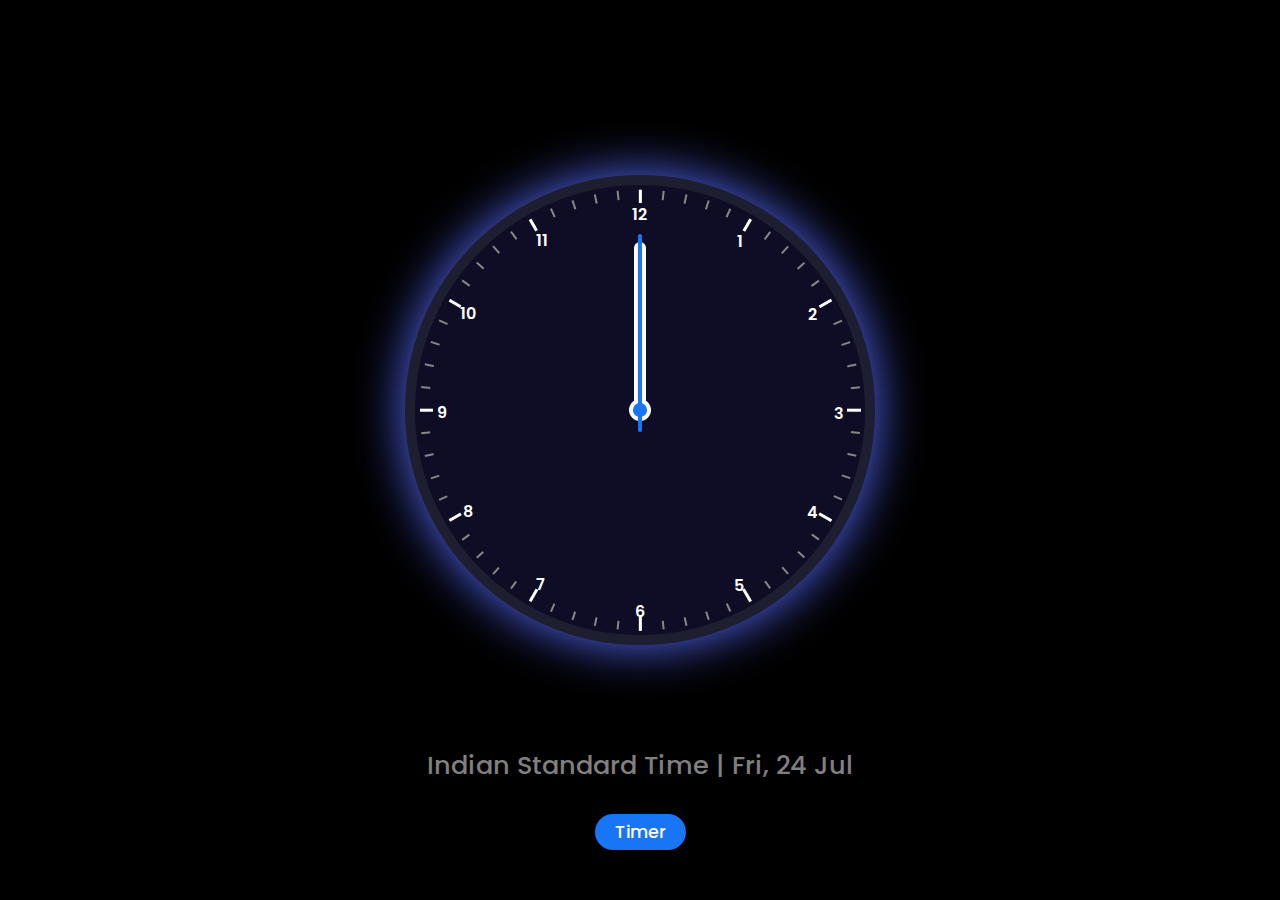
<file: Projects/Clock/index.html>
<!DOCTYPE html>
<html lang="en">
<head>
    <meta charset="UTF-8">
    <meta name="viewport" content="width=device-width, initial-scale=1.0">
    <title>MyClock</title>
    <link rel="preconnect" href="https://fonts.googleapis.com">
    <link rel="preconnect" href="https://fonts.gstatic.com" crossorigin>
    <link href="https://fonts.googleapis.com/css2?family=Oswald:wght@200..700&family=Poppins:ital,wght@0,100;0,200;0,300;0,400;0,500;0,600;0,700;0,800;0,900;1,100;1,200;1,300;1,400;1,500;1,600;1,700;1,800;1,900&family=Roboto+Condensed:ital,wght@0,100..900;1,100..900&family=Roboto:ital,wght@0,100;0,300;0,400;0,500;0,700;0,900;1,100;1,300;1,400;1,500;1,700;1,900&family=Urbanist:ital,wght@0,100..900;1,100..900&display=swap" rel="stylesheet">
    <link rel="preconnect" href="https://fonts.googleapis.com">
    <link rel="preconnect" href="https://fonts.gstatic.com" crossorigin>
    <link href="https://fonts.googleapis.com/css2?family=Roboto:ital,wght@0,100;0,300;0,400;0,500;0,700;0,900;1,100;1,300;1,400;1,500;1,700;1,900&display=swap" rel="stylesheet">
    <link rel="stylesheet" href="style.css">
    <script defer src="script.js"></script>    
    
</head>
<body>
    <div id="main">
        <div id="container">
            <div id="clock" class="hide">
                <div class="time-sig">

                    <div style="--time-sig:1" class="sig-min-struc"></div>
                    <div style="--time-sig:2" class="sig-min-struc"></div>
                    <div style="--time-sig:3" class="sig-min-struc"></div>
                    <div style="--time-sig:4" class="sig-min-struc"></div>
                    <div style="--time-sig:5" class="sig-min-struc"></div>
                    <div style="--time-sig:6" class="sig-min-struc"></div>
                    <div style="--time-sig:7" class="sig-min-struc"></div>
                    <div style="--time-sig:8" class="sig-min-struc"></div>
                    <div style="--time-sig:9" class="sig-min-struc"></div>
                    <div style="--time-sig:10" class="sig-min-struc"></div>
                    <div style="--time-sig:11" class="sig-min-struc"></div>
                    <div style="--time-sig:12" class="sig-min-struc"></div>
                    <div style="--time-sig:13" class="sig-min-struc"></div>
                    <div style="--time-sig:14" class="sig-min-struc"></div>
                    <div style="--time-sig:15" class="sig-min-struc"></div>
                    <div style="--time-sig:16" class="sig-min-struc"></div>
                    <div style="--time-sig:17" class="sig-min-struc"></div>
                    <div style="--time-sig:18" class="sig-min-struc"></div>
                    <div style="--time-sig:19" class="sig-min-struc"></div>
                    <div style="--time-sig:20" class="sig-min-struc"></div>
                    <div style="--time-sig:21" class="sig-min-struc"></div>
                    <div style="--time-sig:22" class="sig-min-struc"></div>
                    <div style="--time-sig:23" class="sig-min-struc"></div>
                    <div style="--time-sig:24" class="sig-min-struc"></div>
                    <div style="--time-sig:25" class="sig-min-struc"></div>
                    <div style="--time-sig:26" class="sig-min-struc"></div>
                    <div style="--time-sig:27" class="sig-min-struc"></div>
                    <div style="--time-sig:28" class="sig-min-struc"></div>
                    <div style="--time-sig:29" class="sig-min-struc"></div>
                    <div style="--time-sig:30" class="sig-min-struc"></div>
                    <div class="time-min-sig-overlay"></div>

                    <div style="--hr:1" id="time-sig-div1" class="sig-struc"></div>
                    <div style="--hr:2" id="time-sig-div2" class="sig-struc"></div>
                    <div style="--hr:3" id="time-sig-div3" class="sig-struc"></div>
                    <div style="--hr:4" id="time-sig-div4" class="sig-struc"></div>
                    <div style="--hr:5" id="time-sig-div5" class="sig-struc"></div>
                    <div style="--hr:6" id="time-sig-div6" class="sig-struc"></div>
                    <div class="time-sig-overlay"></div>

                    <div class="clock-nums">

                        <span style="--i:1"><p >1</p></span>
                        <span style="--i:2"><p >2</p></span>
                        <span style="--i:3"><p >3</p></span>
                        <span style="--i:4"><p >4</p></span>
                        <span style="--i:5"><p >5</p></span>
                        <span style="--i:6"><p >6</p></span>
                        <span style="--i:7"><p >7</p></span>
                        <span style="--i:8"><p >8</p></span>
                        <span style="--i:9"><p >9</p></span>
                        <span style="--i:10"><p >10</p></span>
                        <span style="--i:11"><p >11</p></span>
                        <span style="--i:12"><p >12</p></span>
                    </div>
                    <!-- <p>.</p> -->
                    <div class="clock-hands">

                        <div class="center-point"></div>
                        <div class="hour-hand hands">
                            <div class="hour"></div>
                        </div>
                        <div class="min-hand hands">
                            <div class="min"></div>
                        </div>
                        <div class="sec-hand hands">
                            <div class="sec"></div>
                        </div>
                        
                        <div class="center-point-up"></div>                
                    </div>
                </div>  
            </div>
        
            <div id="digclock" class="hidden">

                <div class="digclock-inner">
                    <span id="timehr" class="set-font time"></span>
                    <span id="timemn" class="set-font time"></span>
                    <span id="timesc" class="set-font time"></span>
                    <span id="mer" class="set-font time"></span>
                </div>
            </div>
            <div id="ist">
                <span id="indian" class="set-font">Indian Standard Time |</span>
            </div>
            <!-- <div class="test"></div> -->

            <div id="stop-watch" class="stopwatch-div">

                <div class="time-sig">

                    <div style="--time-sig:1" class="sig-min-struc"></div>
                    <div style="--time-sig:2" class="sig-min-struc"></div>
                    <div style="--time-sig:3" class="sig-min-struc"></div>
                    <div style="--time-sig:4" class="sig-min-struc"></div>
                    <div style="--time-sig:5" class="sig-min-struc"></div>
                    <div style="--time-sig:6" class="sig-min-struc"></div>
                    <div style="--time-sig:7" class="sig-min-struc"></div>
                    <div style="--time-sig:8" class="sig-min-struc"></div>
                    <div style="--time-sig:9" class="sig-min-struc"></div>
                    <div style="--time-sig:10" class="sig-min-struc"></div>
                    <div style="--time-sig:11" class="sig-min-struc"></div>
                    <div style="--time-sig:12" class="sig-min-struc"></div>
                    <div style="--time-sig:13" class="sig-min-struc"></div>
                    <div style="--time-sig:14" class="sig-min-struc"></div>
                    <div style="--time-sig:15" class="sig-min-struc"></div>
                    <div style="--time-sig:16" class="sig-min-struc"></div>
                    <div style="--time-sig:17" class="sig-min-struc"></div>
                    <div style="--time-sig:18" class="sig-min-struc"></div>
                    <div style="--time-sig:19" class="sig-min-struc"></div>
                    <div style="--time-sig:20" class="sig-min-struc"></div>
                    <div style="--time-sig:21" class="sig-min-struc"></div>
                    <div style="--time-sig:22" class="sig-min-struc"></div>
                    <div style="--time-sig:23" class="sig-min-struc"></div>
                    <div style="--time-sig:24" class="sig-min-struc"></div>
                    <div style="--time-sig:25" class="sig-min-struc"></div>
                    <div style="--time-sig:26" class="sig-min-struc"></div>
                    <div style="--time-sig:27" class="sig-min-struc"></div>
                    <div style="--time-sig:28" class="sig-min-struc"></div>
                    <div style="--time-sig:29" class="sig-min-struc"></div>
                    <div style="--time-sig:30" class="sig-min-struc"></div>
                    <div class="time-min-sig-overlay"></div>

                    <div style="--hr:1" id="time-sig-div1" class="sig-struc"></div>
                    <div style="--hr:2" id="time-sig-div2" class="sig-struc"></div>
                    <div style="--hr:3" id="time-sig-div3" class="sig-struc"></div>
                    <div style="--hr:4" id="time-sig-div4" class="sig-struc"></div>
                    <div style="--hr:5" id="time-sig-div5" class="sig-struc"></div>
                    <div style="--hr:6" id="time-sig-div6" class="sig-struc"></div>
                    <div class="time-sig-overlay"></div>

                    <div class="clock-nums">

                        <span style="--i:1"><p >5</p></span>
                        <span style="--i:2"><p >10</p></span>
                        <span style="--i:3"><p >15</p></span>
                        <span style="--i:4"><p >20</p></span>
                        <span style="--i:5"><p >25</p></span>
                        <span style="--i:6"><p >30</p></span>
                        <span style="--i:7"><p >35</p></span>
                        <span style="--i:8"><p >40</p></span>
                        <span style="--i:9"><p >45</p></span>
                        <span style="--i:10"><p >50</p></span>
                        <span style="--i:11"><p >55</p></span>
                        <span style="--i:12"><p >60</p></span>
                    </div>

                    <div id="stop-hand" class="stop-hands">
                        <div class="stop-center1"></div>
                        <div class="stop-center2"></div>                        
                        <div class="stop-min-hand"></div>
                    </div>

                    <div id="timer-inside" class="dig-stop">00:00.00</div>
                </div>
            </div>

            <div id="lap-container" class="border-accent">
                <div class="lap-text lap-div">Laps</div>
            </div>

            <div id="timer-button" class="timer-div">Timer</div>

            <div id="options-div">                
                <div id="options-clock" class="timer-div">Clock</div>
                <div id="options-clear-flags" class="timer-div">Clear flags</div>
                <div id="options-timer" class="timer-div">Start</div>
                <div id="options-play-pause" class="timer-div">Pause</div>
                <div id="options-flag-time" class="timer-div">Flag time</div>

            </div>
        </div>
    </div>
</body>
</html>
</file>
<file: Projects/Clock/style.css>
*{
    margin: 0;
    padding: 0;
}

html, body{
    height: 100%;
    width: 100%;
    display: flex;
    /* justify-content: center;
    align-items: center; */    
}

.set-font {
    font-size: 1.5rem;
    font-family: "Poppins", sans-serif;
    font-weight: 500;
    font-style: normal;
}

#main{

    height: 100%;
    width: 100%;

}

#container{
    display: flex;
    justify-content: space-evenly;
    align-items: center;
    /* position: fixed; */
    height: 100%;
    width: 100%;
    background-color: #000000;
    font-size: 1.5rem;
    /* background-color: #5b5b8e; */
    /* background-color: #ffffff; */
    flex-wrap: wrap;
}

#clock{
    position: relative;
    bottom: 40px;
    display: flex;
    justify-content: center;
    align-items: center; 
    height: 450px;
    width: 450px;
    /* min-width: 90%; */
    /* max-height: 30%; */
    /* aspect-ratio: 1 / 1; */
    border-radius: 50%;
    border: 10px solid #1e1e31;
    background-color: #0e0d25;
    box-shadow: 0px 0px 50px #576bff;
    /* background-color: red; */
    /* box-shadow: 10px 0 10px rgb(0, 0, 0); */
    /* opacity: 100%; */
    /* transition: all 1s ease; */


    /* display: none; */
}

.num{

    display: flex;
    justify-content: center;
    align-items: center;
    position: relative;
    height: 98%;
    width: 98%;
    border-radius: 50%;    
    background-color: transparent;    
    
    color: white;
    /* color:goldenrod; */
    
}

.clock-nums {
    z-index:5;
    position: absolute;

    height: 100%;
    width: 100%;

    /* bottom: 6px; */

    border-radius: 50%;
    /* transform: rotate(15deg); */

    /* background-color: red; */
}

p{

    font-family: 'Arial, sans-serif';
    font-style:bold;
    font-weight: 600;
    
    font-size: 1rem !important;
    text-align: center;
    color: #fff;
    /* color: red; */
}

.clock-nums span {
    position: absolute;
    transform: rotate(calc(30deg * var(--i)));
    inset: 3%;
    text-align: center;    
}

.clock-nums span p{
    transform: rotate(calc(-30deg * var(--i)));
    display: inline-block;

}


.clock-hands {
    z-index: 10;

    /* position: absolute; */

    height: 100%;
    width: 100%;

    /* background-color: red; */

    border-radius: 50%;

    display: flex;
    justify-content: center;
    align-items: center;


}

.center-point{

    background-color: #fff;
    /* background-color: red; */
    height: 5%;
    width: 5%;
    border-radius: 50%;
}

.center-point-up{

    position: absolute;

    background-color: #1875f5;
    height: 3%;
    width: 3%;
    border-radius: 50%;
}

.hour{

    position: absolute;
    /* margin-bottom: 120px; */
    margin-bottom: 30%;

    background-color: #fff;
    /* background-color: green; */
    /* height: 130px; */
    /* width: 10px; */

    border-radius: 10px;

    height: 30%;
    width: 2.5%;
}

.min{

    position: absolute;
    /* margin-bottom: 170px; */
    margin-bottom: 38%;
    background-color: #fff;
    /* background-color: greenyellow; */
    /* width: 10px; */
    /* height: 170px; */
    border-radius: 10px;

    transition: transform 1s ease;

    height: 38%;

    width: 2.5%;
}

/* .sec{

    position: absolute;
    margin-bottom: 480px;
    background-color: #1616ff;
    width: 15px;
    height: 15px;
    border-radius: 7.5px;
} */

.sec{

    position: absolute;
    /* margin-bottom: 160px; */
    margin-bottom: 35%;
    background-color: #1875f5;
    width: 4px;
    height: 200px;
    border-radius: 5px;

    width: 1%;
    height: 45%;
}

.hands{
    display: flex;
    justify-content: center;
    align-items: center;
    position: absolute;
    height: 98%;
    width: 98%;
    border-radius: 50%;
    /* transition: transform 1s ease; */
    /* transform: rotate(45deg); */
}

#digclock{
    /* background-color: red; */
    display: none;

    border-radius: 10px;
    /* display: flex; */
    justify-content: center;
    align-items: center;
    height: auto;
    width: auto;

    /* overflow: hidden; */

}


.digclock-inner{
    /* background-color: blueviolet; */

    /* height: 90px; */
    /* width: 500px; */

    height: auto;

    /* position: relative; */

    display: flex;
    justify-content: center;
    align-content: center;


}

.time{

    font-size: 5rem;
    color: #fff;    
    font-family: "Roboto", sans-serif;
    font-weight: 600;



}

#timehr{
    /* background-color: rgb(129, 27, 44); */
    display: flex;
    justify-content: left;
    align-items: center;
    /* position: relative; */
    /* height: 90px; */
    width: auto;
    /* min-width: 110px; */
    height: auto;

}

#timemn{
    /* background-color: pink; */
    display: flex;
    justify-content:center;
    align-items: center;
    /* position: relative; */
    /* height: 90px; */
    width: auto;
    /* min-width: 110px; */
    height: auto;


    color: #1616ff;

}

#timesc{
    /* background-color: gren; */
    display: flex;
    justify-content: center;
    align-items: center;
    /* position: relative; */
    height: auto;
    width: auto;
    /* min-width: 110px; */

    color: #1616ff;
}

#mer{
    /* background-color: gray; */

    display: flex;
    align-items: last baseline;
    justify-content: center;
    height: auto;
    /* font-size: 5rem; */
    position: relative;
}

#ist{
    display: flex;
    justify-content: center;
    align-items: center;
    /* background-color: red; */
    position: absolute;
    /* bottom: 15%; */

    bottom: 120px;
    transition: bottom .3s ease;

    color: grey;


    height: 30px;
    width: 450px;

    overflow: hidden;
}

#indian{
    position: absolute;
    /* background-color: green; */
    width: 100%;
    /* left: 35px; */
    /* bottom: 1px; */

    display: flex;
    justify-content: center;
    align-items: center;

    font-size: 1.6rem;

}

.min-hand, .hour-hand{
    transition: transform 1s ease;
}




/* #clock, #ist {
    display: none;
} */

.stopwatch-div {
    background-color: #0e0d25;
    /* background-color: red; */
    
    position: relative;
    bottom: 40px;
    display: flex;
    justify-content: center;
    align-items: center; 
    height: 450px;
    width: 450px;
    border-radius: 50%;
    border: 10px solid #1e1e31;
    /* box-shadow: 20px 10px 50px #3131ff; */

    /* display: none; */

    /* opacity: 0%; */
    transition: transform 1s ease;
}



.time-sig{
    position: relative;

    display: flex;
    justify-content: center;
    align-items: center; 
    height: 100%;
    width: 100%;

    border-radius: 50%;
    /* background-color: #311919; */
    /* flex-wrap:wr; */

    /* background: rebeccapurple; */

}
.sig-struc {
    position: absolute;
    height: .6%;
    width: 98%;
    background-color: #fff;
    /* background-color: red; */
    z-index: 2;

    transform: rotate(calc(30deg * var(--hr)));
}

.time-sig-overlay {
    position: absolute;  
    background-color: #0e0d25;
    /* background-color: #a01212; */    

    height: 92%;
    width: 92%;
    border-radius: 50%;
    z-index: 3;
}

.sig-min-struc {
    position: absolute;
    height: .5%;
    width: 98%;
    background-color: #878787;
    transform: rotate(calc(6deg * var(--time-sig)));

}

#time-min-sig-div1{
    /* transform: rotate(97.5deg); */

}

.time-min-sig-overlay {
    /* background-color: red; */
    position: absolute;
    background-color: #0e0d25;
    /* background-color: red; */

    height: 94%;
    width: 94%;
    border-radius: 50%;
    z-index: 1;
}

.sig-struc-p{
    position: absolute;
    height: 20px;
    width: 98%;
    background-color: #38b022;
    z-index: 3;

    display: flex;
    justify-content: space-between;
    align-items: center;

    /* display: none; */

}

.time-sig p {

    /* position: relative; */
    /* background-color: blueviolet; */
    font-size: 1.3rem;
    font-family: "Poppins", sans-serif;
    font-weight: 600;
    font-style: normal;
    height: 20px;
    width: 20px;
}



.stop-hands{
    position: absolute;
    /* background-color: #0e0d25; */
    /* background-color: red; */

    height: 100%;
    width: 100%;
    border-radius: 50%;
    z-index: 5;

    display: flex;
    justify-content: center;
    align-items: center;
    
    transition: transform 2s ease;
}

.stop-hands:hover{
    transform: rotate(360deg);
}

.stop-center1 {
    position: absolute;
    height: 5%;
    width: 5%;
    border-radius: 50%;
    background-color: #fff;
    z-index: 5;
}

.stop-center2 {
    position: absolute;
    height: 3%;
    width: 3%;
    border-radius: 50%;
    background-color: #1875f5;
    z-index: 5;
}

.stop-min-hand{
    background-color: #1875f5;
    position: absolute;
    width: 1%;
    height: 45%;
    
    border-radius: 10px;

    margin-bottom: 35%;
    z-index: 6;
}

.dig-stop {
    position: absolute;
    /* background-color: red; */
    /* width: 350px; */
    /* height: 50px; */
    z-index:10;

    width: 60%;
    height: auto;

    top: 23%;

    display: flex;
    justify-content: center;
    align-items: center;

    font-size: 1.5rem !important;
}

.dig-stop span {

    font-size: 2.5rem;
    font-family: "Poppins", sans-serif;
    font-weight: 600;
    font-style: normal;
    width:auto;
    height: 50px;
    /* background-color: #711616; */
    z-index: 6;

    display: flex;
    justify-content: center;
    align-items: center;

    color: #fff;
}

.stop-sec{
    color: #1875f5;
}

#stop-hr-span{
    background-color: rebeccapurple;
    width: 100px;
    /* text-align: left; */

}

#timer-button {
    /* display: none; */
}

.timer-div {
    /* display: flex; */
    /* justify-content: center; */
    /* align-items: center; */

    /* width: auto; */
    /* max-width: 200px; */
    /* width: 100px; */
    /* height: 40px; */
    display: block;

    padding: 5px 20px;
    margin: 5px 5px;

    background-color: #1875f5;
    border-radius: 30px;

    color: #fff;

    font-size: 1.1rem;
    font-family: "Poppins", sans-serif;
    font-weight: 500;
    font-style: normal;

    /* position: absolute; */
    /* bottom: 8%; */

    cursor: pointer;
}

.timer-div:hover {
    background-color: #0059d5;
}

#lap-container {
    /* background-color: rgb(33, 33, 33); */
    height: auto;
    max-height: 50%;
    width: 20%;

    /* position: absolute; */
    /* right: 5%; */
    

    color: white;

    overflow-x: auto;

    display: none;

    z-index: 15;
}

.laps {
    /* background-color: red; */

    width: 100%;
    height: 30px;

    /* display: block; */

    display: flex;
    justify-content: center;
    align-items: center;

    font-size: 1.5rem;
    font-family: "Roboto", sans-serif;
    font-weight: 500;

    border-bottom: 2px solid rgb(67, 67, 67);
    
}

.lap-text{
    width: 100%;
    height: auto;

    padding: 2px 0;

    /* display: block; */

    display: flex;
    justify-content: center;
    align-items: center;

    font-size: 1.5rem;
    font-family: "Roboto", sans-serif;
    font-weight: 500;

    border-bottom: 1px solid rgb(67, 67, 67);
}

.lap-div{
    /* justify-content: start; */
    /* margin-left: 20px; */
    /* margin-bottom: 10px; */

    border-bottom: 2px solid grey;
}

.border-accent{
    border-radius: 10px;
    /* border-top: 2px solid grey; */
}


#options-div {
    display: flex;
    justify-content:center;
    align-items: center;
    flex-wrap: wrap;

    /* background-color: red; */

    height: auto;

    width: 50%;

    position: absolute;

    bottom: 5%;

    /* padding-top: 30%; */
    /* padding: 10px 0; */

    display: none;

}

#timer-inside {
    /* background-color: red; */

    /* font-size: 2.3rem; */
    font-size: 2.5rem;
    font-family: "Roboto", sans-serif;
    font-weight: 500;

    color: #fff;
}

#timer-button {
    position: absolute;
    bottom: 5%;

    /* display: none; */
}


#stop-watch{
    display: none;
    box-shadow: 0px 0px 50px #576bff;

}



@media (max-width: 700px) {

    #container{
        display: flex;
        justify-content: center;
        align-items: center;
        position: fixed;
        height: 100%;
        width: 100%;
        background-color: #000000;
        /* background-color: #5b5b8e; */
        /* background-color: #ffffff; */
    
    
    
    }
    
    
    #clock{
        position: relative;
        /* bottom: 40px; */
        display: flex;
        justify-content: center;
        align-items: center; 
        height: 250px;
        width: 250px;
        border-radius: 50%;
        border: 10px solid #1e1e31;
        background-color: #0e0d25;
        box-shadow: 20px 10px 50px #3131ff;
        /* box-shadow: 20px 10px 50px #31ff3f; */
        /* background-color: red; */
        /* box-shadow: 10px 0 10px rgb(0, 0, 0); */

        /* display: none; */
    }

    .stopwatch-div{
        height: 250px;
        width: 250px;        
    }

    #ist{
        display: flex;
        justify-content: center;
        align-items: center;
        /* background-color: red; */
        position: absolute;
        /* bottom: 15%; */
        /* right: 65px; */
    
        margin-bottom: 33px;
        transition: bottom .3s ease;    
        color: grey;    
        height: auto;
        width: auto;
    }
    
    #indian{
        position: relative;
        /* background-color: green; */
        width: auto;      
        font-size: 1rem;    
    }

    #options-div {
        width: 100%;
        /* background: blue; */
        /* background-color: transparent; */
    }
    
    #digclock{
        display: none;
    }

    .time{
        font-size: 3rem;
    }

    #lap-container {
        width: 50%;
        position: relative;
        bottom: 100px;
        max-height: 30%;

    }

    
}
</file>
